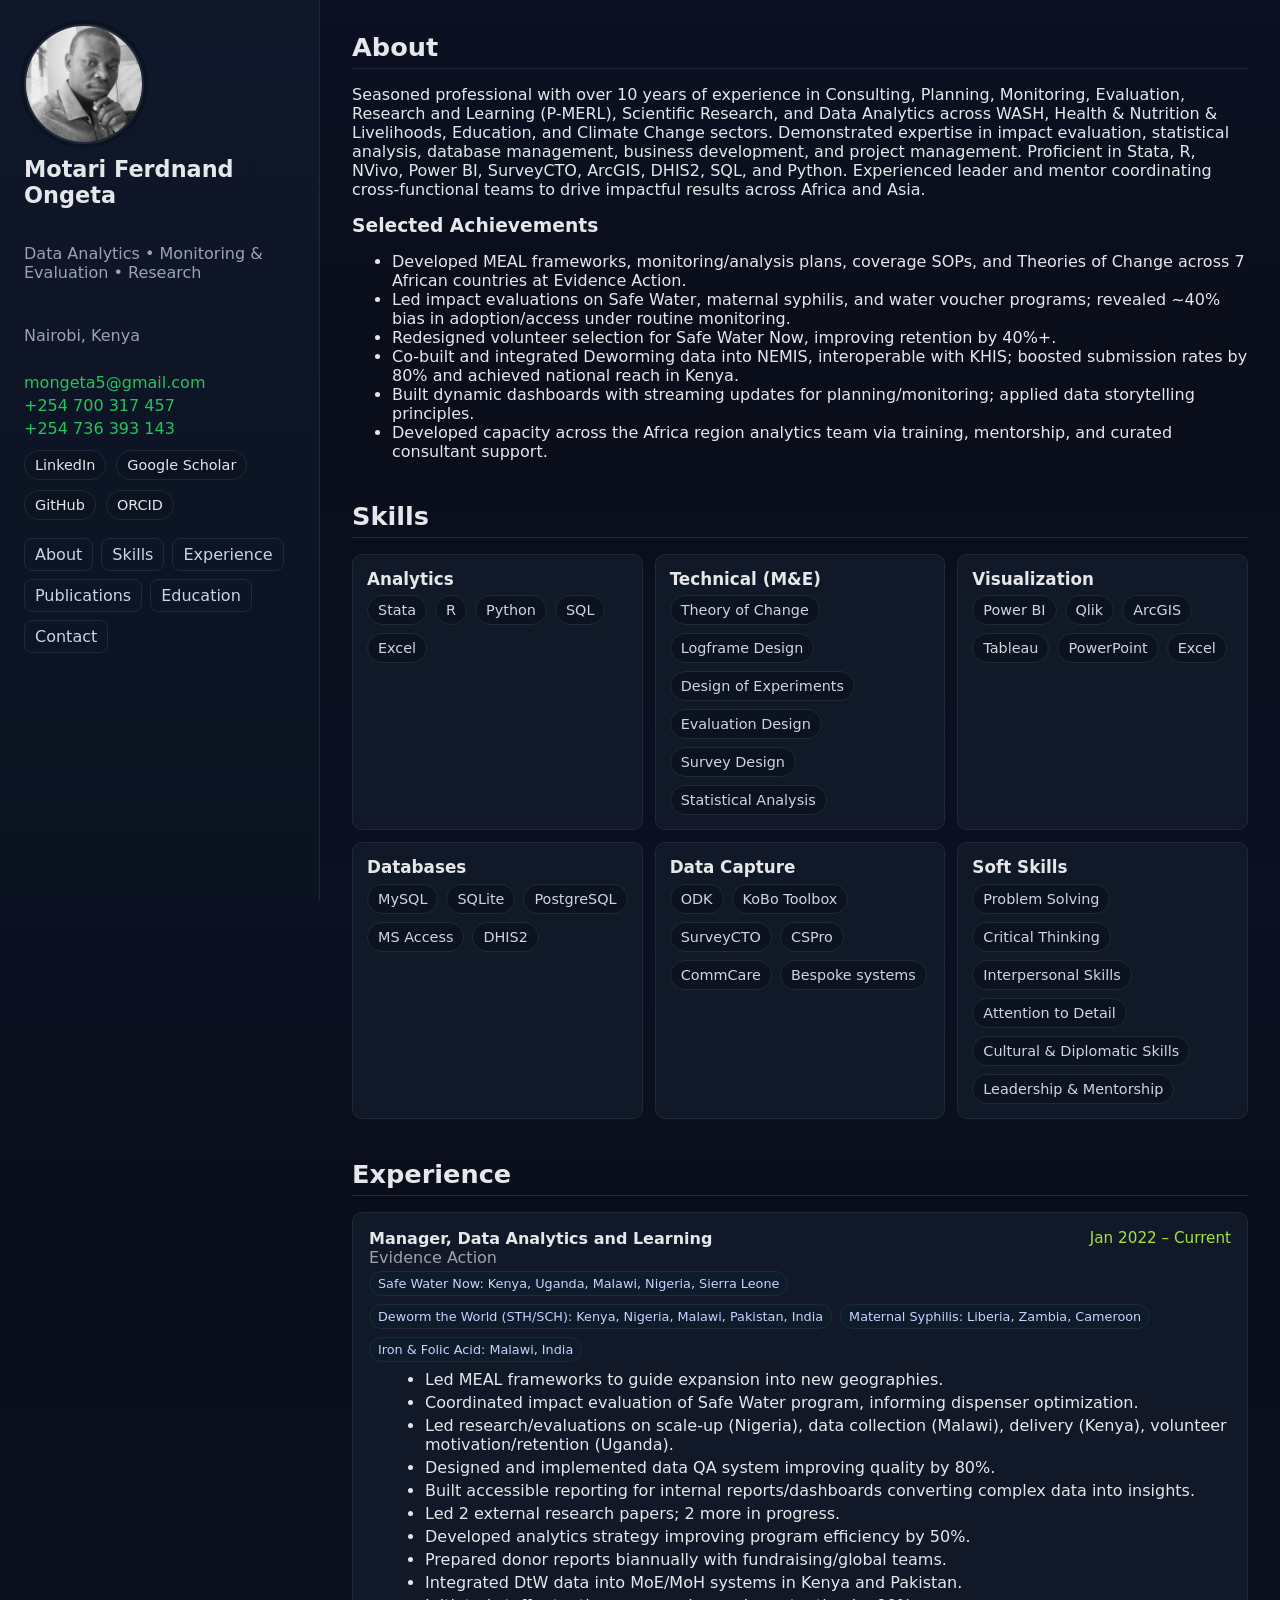
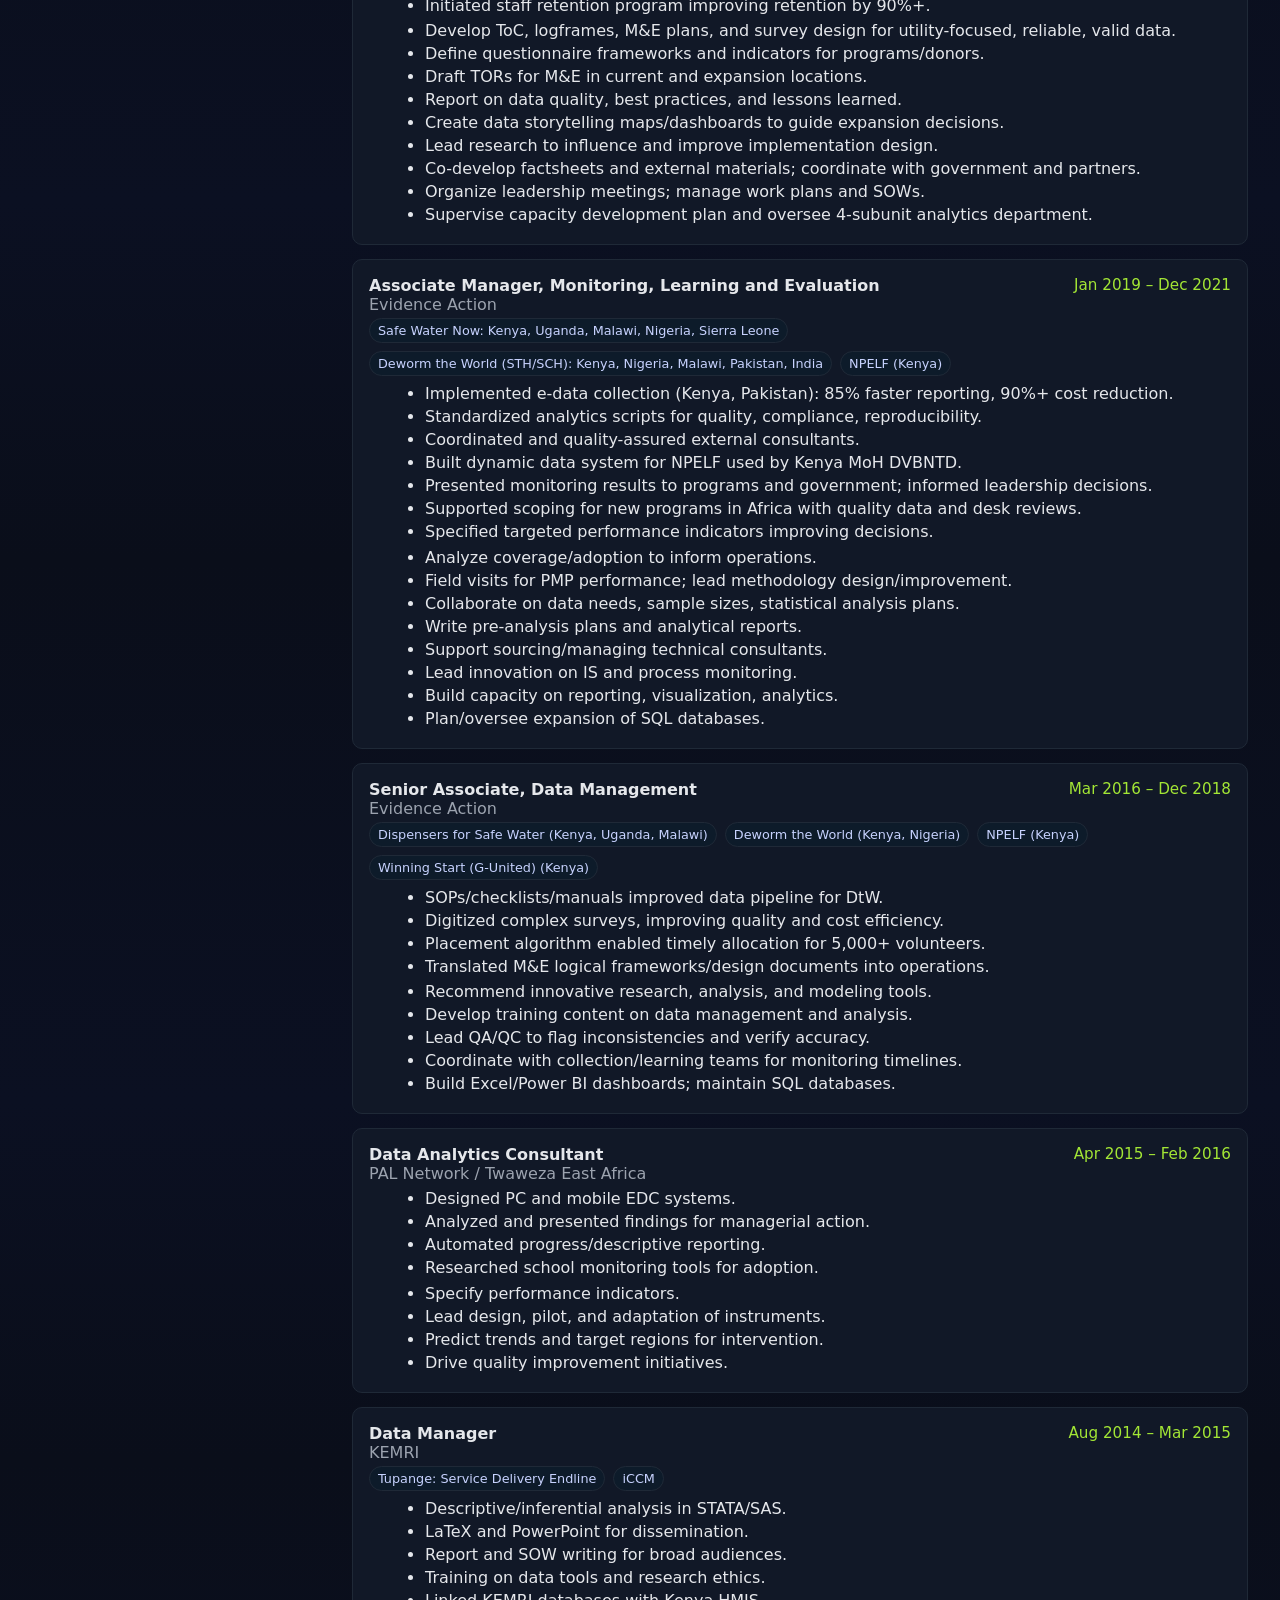
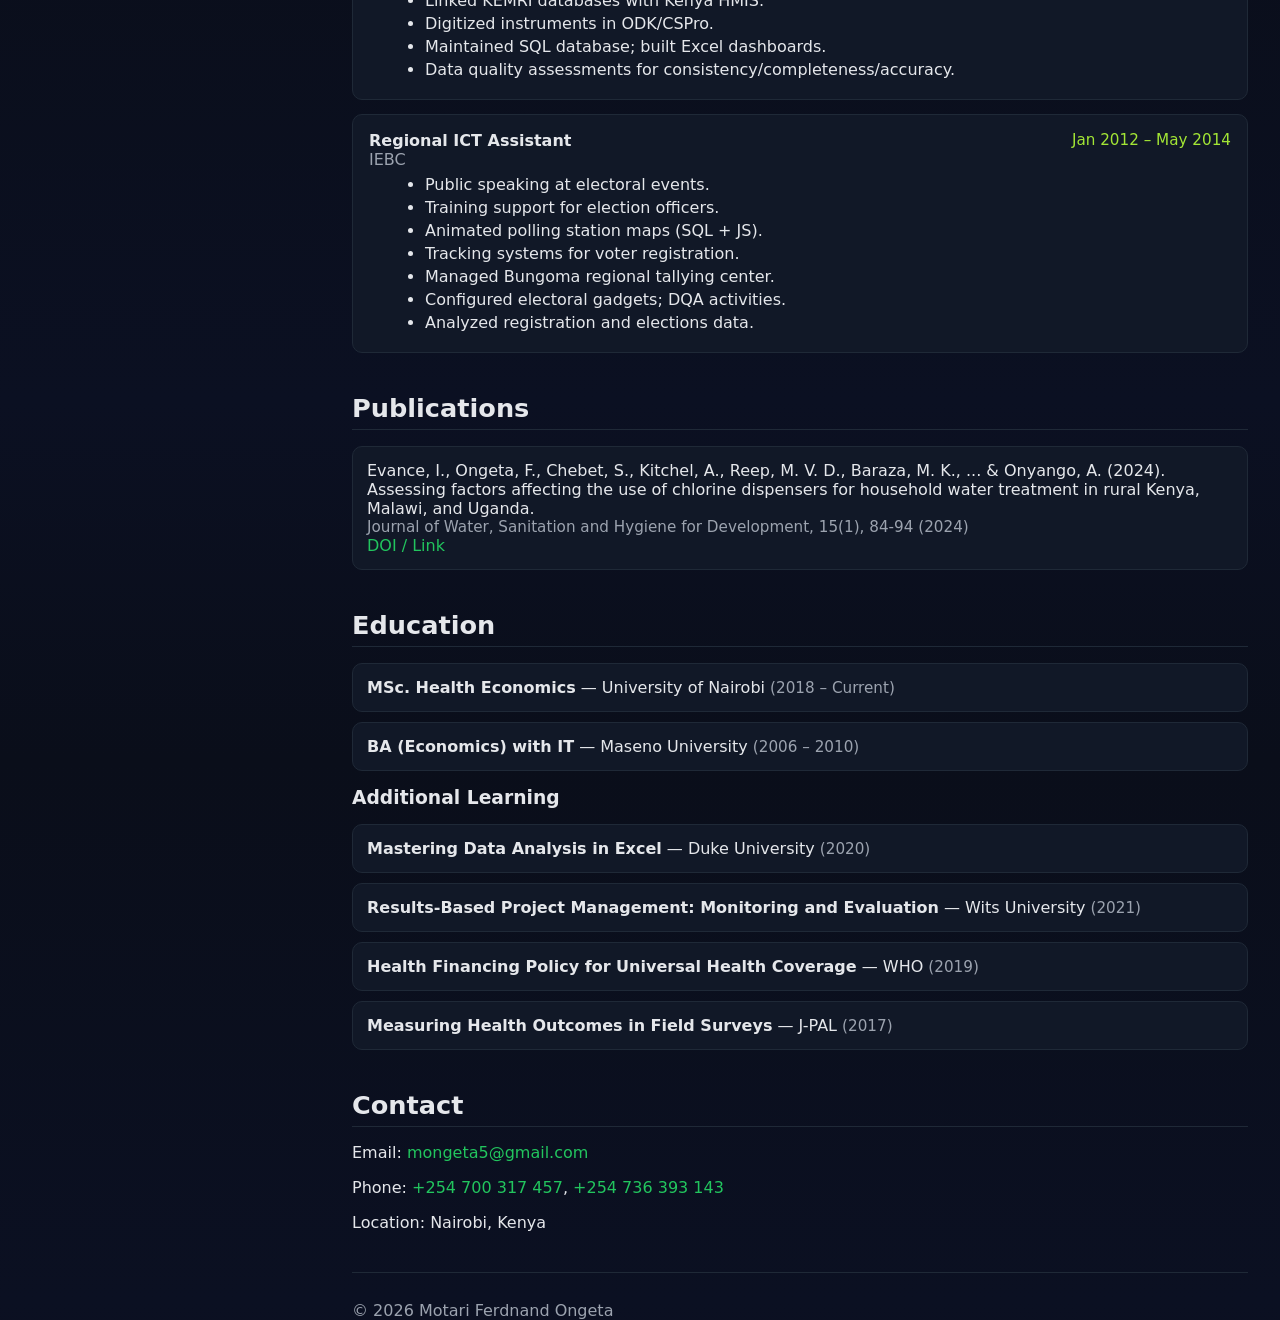
<file: index.html>
<!DOCTYPE html>
<html lang="en">
<head>
  <meta charset="utf-8" />
  <meta name="viewport" content="width=device-width, initial-scale=1" />
  <title>Motari Ferdnand Ongeta — Profile</title>
  <meta name="description" content="Motari Ferdnand Ongeta — Data Analytics, Monitoring & Evaluation, Research, and Learning (P-MERL)." />
  <link rel="preload" href="assets/css/main.css" as="style" />
  <link rel="stylesheet" href="assets/css/main.css" />
  <link rel="icon" href="assets/img/favicon.png" />
</head>
<body>
  <aside class="sidebar">
    <div class="profile">
      <img src="assets/img/headshot.jpg" alt="Motari Ferdnand Ongeta" class="avatar" />
      <h1 class="name">Motari Ferdnand Ongeta</h1>
      <p class="title">Data Analytics • Monitoring & Evaluation • Research</p>
      <p class="location">Nairobi, Kenya</p>
      <div class="contacts">
        <a href="mailto:mongeta5@gmail.com">mongeta5@gmail.com</a>
        <a href="tel:+254700317457">+254 700 317 457</a>
        <a href="tel:+254736393143">+254 736 393 143</a>
      </div>
      <div class="socials" id="socials"></div>
      <nav class="nav">
        <a href="#about">About</a>
        <a href="#skills">Skills</a>
        <a href="#experience">Experience</a>
        <a href="#publications">Publications</a>
        <a href="#education">Education</a>
        <a href="#contact">Contact</a>
      </nav>
    </div>
  </aside>

  <main class="content">
    <section id="about" class="section">
      <h2>About</h2>
      <p id="about-text">
        Seasoned professional with over 10 years of experience in Consulting, Planning, Monitoring,
        Evaluation, Research and Learning (P-MERL), Scientific Research, and Data Analytics across
        WASH, Health & Nutrition & Livelihoods, Education, and Climate Change sectors. Demonstrated
        expertise in impact evaluation, statistical analysis, database management, business development,
        and project management. Proficient in Stata, R, NVivo, Power BI, SurveyCTO, ArcGIS, DHIS2, SQL, and Python.
        Experienced leader and mentor coordinating cross-functional teams to drive impactful results across Africa and Asia.
      </p>

      <div class="achievements">
        <h3>Selected Achievements</h3>
        <ul>
          <li>Developed MEAL frameworks, monitoring/analysis plans, coverage SOPs, and Theories of Change across 7 African countries at Evidence Action.</li>
          <li>Led impact evaluations on Safe Water, maternal syphilis, and water voucher programs; revealed ~40% bias in adoption/access under routine monitoring.</li>
          <li>Redesigned volunteer selection for Safe Water Now, improving retention by 40%+.</li>
          <li>Co-built and integrated Deworming data into NEMIS, interoperable with KHIS; boosted submission rates by 80% and achieved national reach in Kenya.</li>
          <li>Built dynamic dashboards with streaming updates for planning/monitoring; applied data storytelling principles.</li>
          <li>Developed capacity across the Africa region analytics team via training, mentorship, and curated consultant support.</li>
        </ul>
      </div>
    </section>

    <section id="skills" class="section">
      <h2>Skills</h2>
      <div id="skills-grid" class="skills-grid"></div>
    </section>

    <section id="experience" class="section">
      <h2>Experience</h2>
      <div id="experience-timeline" class="timeline"></div>
    </section>

    <section id="publications" class="section">
      <h2>Publications</h2>
      <ul id="publications-list" class="pub-list"></ul>
    </section>

    <section id="education" class="section">
      <h2>Education</h2>
      <ul id="education-list" class="edu-list"></ul>
      <h3>Additional Learning</h3>
      <ul id="additional-learning" class="edu-list"></ul>
    </section>

    <section id="contact" class="section">
      <h2>Contact</h2>
      <p>Email: <a href="mailto:mongeta5@gmail.com">mongeta5@gmail.com</a></p>
      <p>Phone: <a href="tel:+254700317457">+254 700 317 457</a>, <a href="tel:+254736393143">+254 736 393 143</a></p>
      <p>Location: Nairobi, Kenya</p>
    </section>

    <footer class="footer">
      <p>© <span id="year"></span> Motari Ferdnand Ongeta</p>
    </footer>
  </main>

  <script src="assets/js/main.js" defer></script>
</body>
</html>
</file>
<file: assets/css/main.css>
:root{
  --bg:#0f172a;
  --panel:#111827;
  --text:#e5e7eb;
  --muted:#9ca3af;
  --accent:#22c55e;
  --accent-2:#06b6d4;
  --border:#1f2937;
  --chip-bg:#0b1220;
}
*{box-sizing:border-box}
html,body{height:100%}
body{
  margin:0;
  font-family:system-ui,-apple-system,Segoe UI,Roboto,Inter,Ubuntu,Arial,sans-serif;
  color:var(--text); background:linear-gradient(180deg,#0b1022, #0a0e1a 40%, #0b1022);
  display:flex;
}
a{color:var(--accent); text-decoration:none}
a:hover{text-decoration:underline}
h1,h2,h3{margin:0 0 .5rem}
h2{font-size:1.6rem}
.section{margin-bottom:2.5rem}

/* Layout */
.sidebar{
  width:320px; min-width:280px; max-width:360px;
  background:linear-gradient(180deg,#0f172a,#0b1220);
  border-right:1px solid var(--border);
  padding:24px; position:sticky; top:0; height:100vh; overflow:auto;
}
.content{flex:1; padding:32px; max-width:1100px; margin:0 auto}

.profile{display:flex; flex-direction:column; gap:12px}
.avatar{
  width:120px; height:120px; border-radius:50%; object-fit:cover;
  border:2px solid var(--border); box-shadow:0 0 0 4px #0b1220;
}
.name{font-size:1.4rem}
.title{color:var(--muted); font-weight:500}
.location{color:var(--muted)}
.contacts{display:flex; flex-direction:column; gap:4px}
.socials{display:flex; gap:10px; flex-wrap:wrap}
.socials a{
  background:var(--chip-bg); color:var(--text); border:1px solid var(--border);
  padding:6px 10px; border-radius:999px; font-size:.9rem;
}
.nav{display:flex; gap:8px; flex-wrap:wrap; margin-top:6px}
.nav a{color:#cbd5e1; background:#0c1427; padding:6px 10px; border-radius:8px; border:1px solid var(--border)}
.nav a:hover{background:#12203b}
.section h2{border-bottom:1px solid var(--border); padding-bottom:6px; margin-bottom:1rem}

/* Skills */
.skills-grid{
  display:grid; grid-template-columns:repeat(auto-fit,minmax(240px,1fr));
  gap:12px;
}
.skill-card{
  background:var(--panel); border:1px solid var(--border); border-radius:10px; padding:14px;
}
.skill-card h3{font-size:1.05rem; margin-bottom:.4rem}
.skill-chips{display:flex; flex-wrap:wrap; gap:8px}
.chip{
  background:var(--chip-bg); border:1px solid var(--border);
  color:#d1d5db; padding:6px 10px; border-radius:999px; font-size:.9rem;
}

/* Experience */
.timeline{display:flex; flex-direction:column; gap:14px}
.exp-item{
  background:var(--panel); border:1px solid var(--border); padding:16px; border-radius:10px;
}
.exp-header{display:flex; justify-content:space-between; gap:8px; flex-wrap:wrap}
.exp-role{font-weight:600}
.exp-org{color:var(--muted)}
.exp-meta{color:#a3e635; font-size:.95rem}
.exp-pills{display:flex; gap:8px; flex-wrap:wrap; margin:.25rem 0 .5rem}
.pill{background:#0d1b2a; border:1px solid var(--border); color:#c7d2fe; padding:4px 8px; border-radius:999px; font-size:.8rem}
.exp-list{margin:.4rem 0 0 1rem}
.exp-list li{margin:.25rem 0}

/* Publications */
.pub-list{display:flex; flex-direction:column; gap:12px; padding-left:0; list-style:none}
.pub-item{background:var(--panel); border:1px solid var(--border); padding:14px; border-radius:10px}
.pub-meta{color:var(--muted); font-size:.95rem}

/* Education */
.edu-list{list-style:none; padding-left:0; display:flex; flex-direction:column; gap:10px}
.edu-item{background:var(--panel); border:1px solid var(--border); padding:14px; border-radius:10px}

/* Footer */
.footer{color:var(--muted); border-top:1px solid var(--border); padding-top:12px}

/* Responsive */
@media (max-width: 980px){
  body{flex-direction:column}
  .sidebar{position:relative; height:auto; width:100%}
}
</file>
